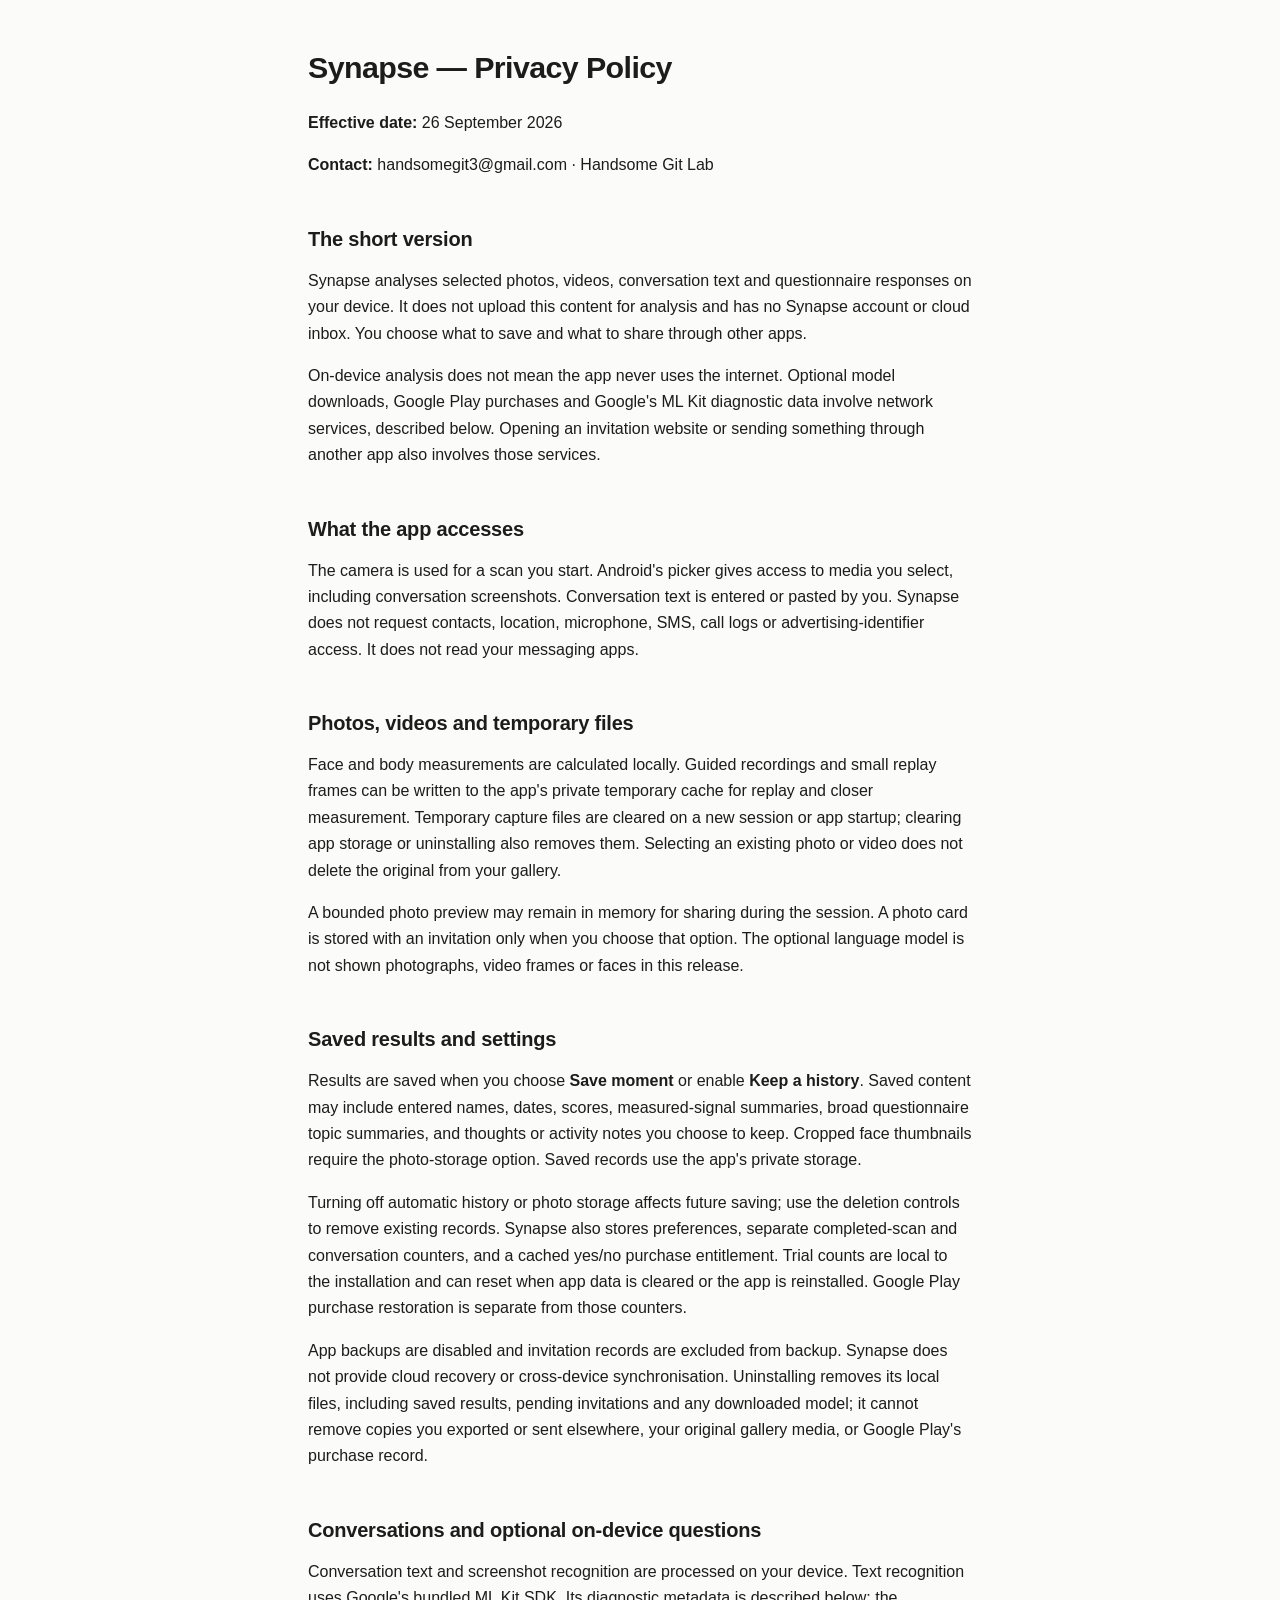
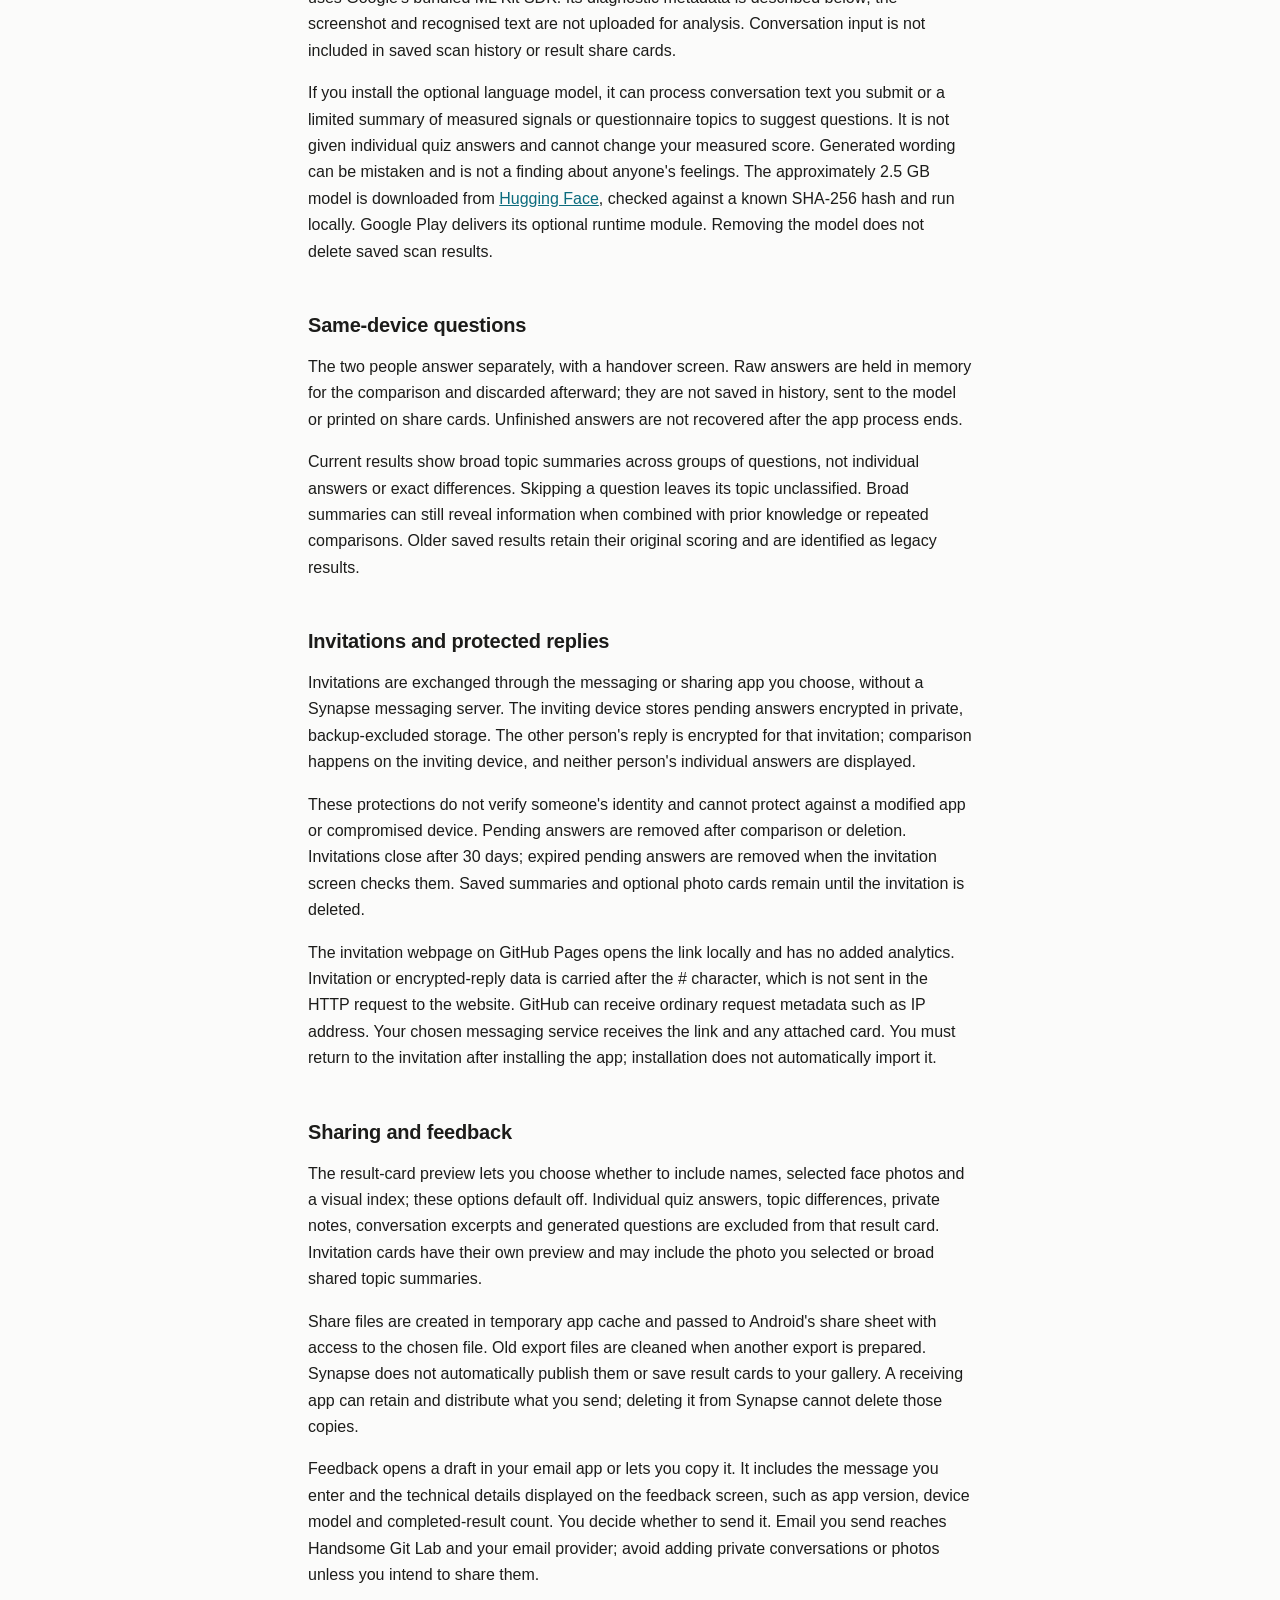
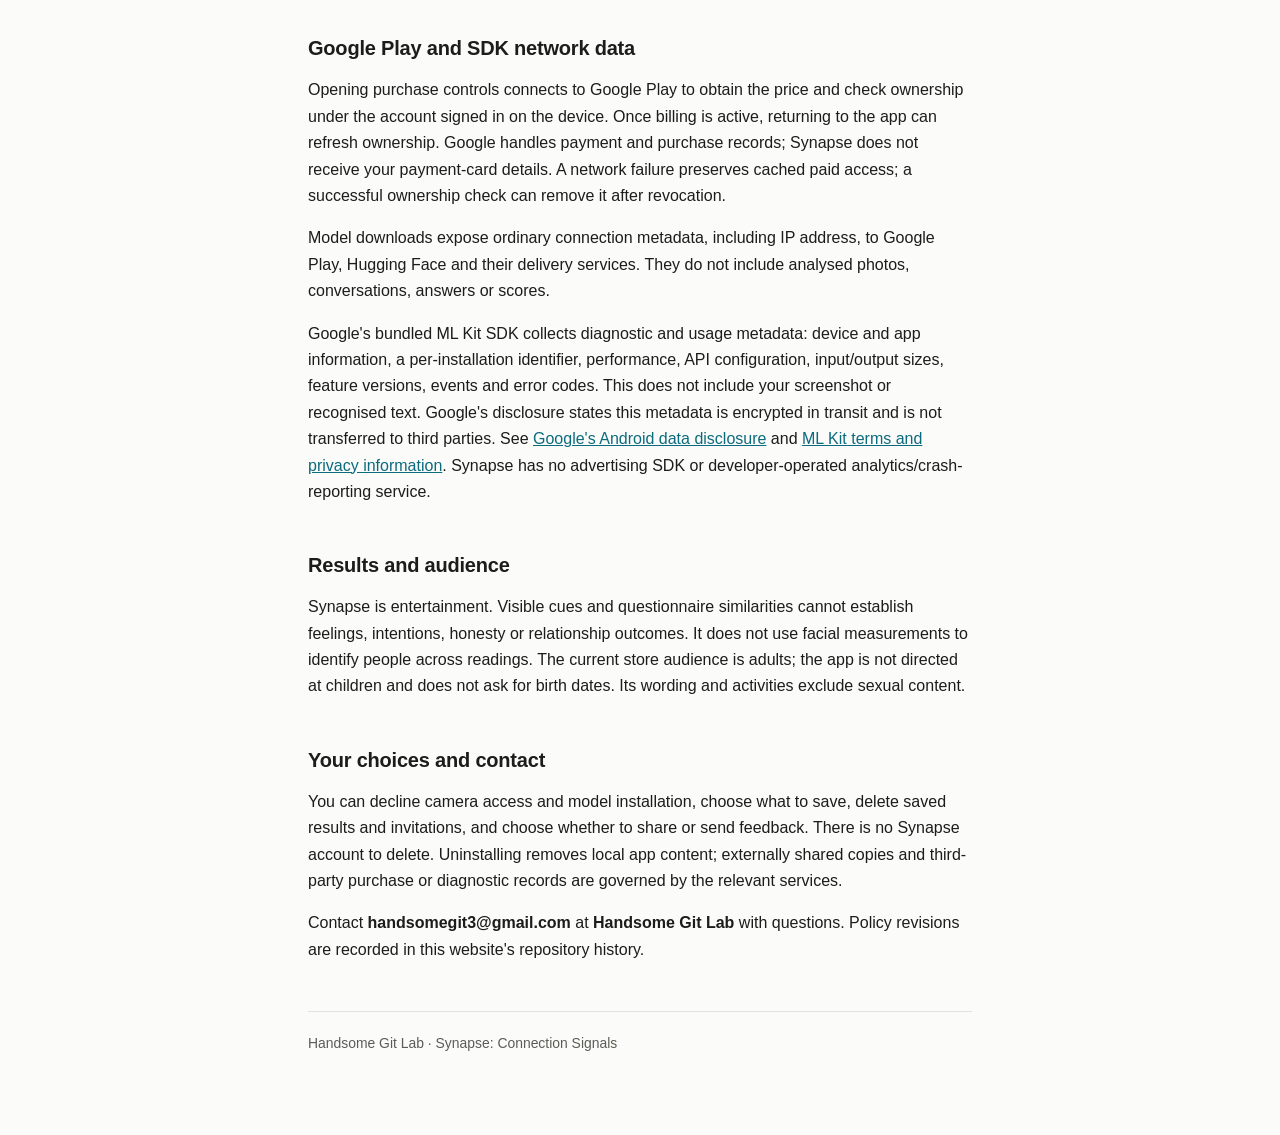
<file: index.html>
<!doctype html>
<html lang="en-AU">
<head>
<meta charset="utf-8">
<meta name="viewport" content="width=device-width, initial-scale=1">
<title>Synapse — Privacy Policy</title>
<meta name="description" content="Privacy policy for Synapse: Connection Signals. Photographs, video and conversations are analysed on your device and are not uploaded.">
<meta name="robots" content="index, follow">
<style>
:root{--bg:#fbfbfa;--fg:#1c1c1a;--muted:#5c5c56;--rule:#e3e2dd;--accent:#0b6b7d;
--code-bg:#f0efeb;--card:#ffffff}
@media (prefers-color-scheme:dark){:root{--bg:#101314;--fg:#e6e6e2;--muted:#a0a099;
--rule:#282c2e;--accent:#5ad6e8;--code-bg:#1a1e20;--card:#161a1b}}
*{box-sizing:border-box}
body{margin:0;background:var(--bg);color:var(--fg);
font:16px/1.65 -apple-system,BlinkMacSystemFont,"Segoe UI",Roboto,Helvetica,Arial,sans-serif;
-webkit-text-size-adjust:100%}
main{max-width:44rem;margin:0 auto;padding:3rem 1.25rem 5rem}
h1{font-size:1.9rem;line-height:1.25;margin:0 0 1.5rem;letter-spacing:-.02em}
h2{font-size:1.25rem;margin:2.75rem 0 .75rem;letter-spacing:-.01em}
h3{font-size:1.05rem;margin:2rem 0 .5rem}
p{margin:0 0 1rem}
a{color:var(--accent)}
hr{border:0;border-top:1px solid var(--rule);margin:2.5rem 0}
ul,ol{margin:0 0 1rem;padding-left:1.35rem}
li{margin:.3rem 0}
code{background:var(--code-bg);padding:.1em .35em;border-radius:4px;
font:.87em/1.4 ui-monospace,SFMono-Regular,Menlo,Consolas,monospace}
.scroll{overflow-x:auto;margin:0 0 1.25rem;border:1px solid var(--rule);border-radius:8px;
background:var(--card)}
table{border-collapse:collapse;width:100%;font-size:.92rem}
th,td{text-align:left;vertical-align:top;padding:.6rem .75rem;
border-bottom:1px solid var(--rule)}
th{font-weight:600}
tbody tr:last-child td{border-bottom:0}
footer{margin-top:3rem;padding-top:1.25rem;border-top:1px solid var(--rule);
color:var(--muted);font-size:.87rem}
</style>
</head>
<body>
<main>
<h1>Synapse — Privacy Policy</h1>
<p><strong>Effective date:</strong> 26 September 2026</p>
<p><strong>Contact:</strong> handsomegit3@gmail.com · Handsome Git Lab</p>
<h2>The short version</h2>
<p>Synapse analyses selected photos, videos, conversation text and questionnaire responses on your device. It does not upload this content for analysis and has no Synapse account or cloud inbox. You choose what to save and what to share through other apps.</p>
<p>On-device analysis does not mean the app never uses the internet. Optional model downloads, Google Play purchases and Google's ML Kit diagnostic data involve network services, described below. Opening an invitation website or sending something through another app also involves those services.</p>
<h2>What the app accesses</h2>
<p>The camera is used for a scan you start. Android's picker gives access to media you select, including conversation screenshots. Conversation text is entered or pasted by you. Synapse does not request contacts, location, microphone, SMS, call logs or advertising-identifier access. It does not read your messaging apps.</p>
<h2>Photos, videos and temporary files</h2>
<p>Face and body measurements are calculated locally. Guided recordings and small replay frames can be written to the app's private temporary cache for replay and closer measurement. Temporary capture files are cleared on a new session or app startup; clearing app storage or uninstalling also removes them. Selecting an existing photo or video does not delete the original from your gallery.</p>
<p>A bounded photo preview may remain in memory for sharing during the session. A photo card is stored with an invitation only when you choose that option. The optional language model is not shown photographs, video frames or faces in this release.</p>
<h2>Saved results and settings</h2>
<p>Results are saved when you choose <strong>Save moment</strong> or enable <strong>Keep a history</strong>. Saved content may include entered names, dates, scores, measured-signal summaries, broad questionnaire topic summaries, and thoughts or activity notes you choose to keep. Cropped face thumbnails require the photo-storage option. Saved records use the app's private storage.</p>
<p>Turning off automatic history or photo storage affects future saving; use the deletion controls to remove existing records. Synapse also stores preferences, separate completed-scan and conversation counters, and a cached yes/no purchase entitlement. Trial counts are local to the installation and can reset when app data is cleared or the app is reinstalled. Google Play purchase restoration is separate from those counters.</p>
<p>App backups are disabled and invitation records are excluded from backup. Synapse does not provide cloud recovery or cross-device synchronisation. Uninstalling removes its local files, including saved results, pending invitations and any downloaded model; it cannot remove copies you exported or sent elsewhere, your original gallery media, or Google Play's purchase record.</p>
<h2>Conversations and optional on-device questions</h2>
<p>Conversation text and screenshot recognition are processed on your device. Text recognition uses Google's bundled ML Kit SDK. Its diagnostic metadata is described below; the screenshot and recognised text are not uploaded for analysis. Conversation input is not included in saved scan history or result share cards.</p>
<p>If you install the optional language model, it can process conversation text you submit or a limited summary of measured signals or questionnaire topics to suggest questions. It is not given individual quiz answers and cannot change your measured score. Generated wording can be mistaken and is not a finding about anyone's feelings. The approximately 2.5 GB model is downloaded from <a href="https://huggingface.co/litert-community/gemma-4-E2B-it-litert-lm">Hugging Face</a>, checked against a known SHA-256 hash and run locally. Google Play delivers its optional runtime module. Removing the model does not delete saved scan results.</p>
<h2>Same-device questions</h2>
<p>The two people answer separately, with a handover screen. Raw answers are held in memory for the comparison and discarded afterward; they are not saved in history, sent to the model or printed on share cards. Unfinished answers are not recovered after the app process ends.</p>
<p>Current results show broad topic summaries across groups of questions, not individual answers or exact differences. Skipping a question leaves its topic unclassified. Broad summaries can still reveal information when combined with prior knowledge or repeated comparisons. Older saved results retain their original scoring and are identified as legacy results.</p>
<h2>Invitations and protected replies</h2>
<p>Invitations are exchanged through the messaging or sharing app you choose, without a Synapse messaging server. The inviting device stores pending answers encrypted in private, backup-excluded storage. The other person's reply is encrypted for that invitation; comparison happens on the inviting device, and neither person's individual answers are displayed.</p>
<p>These protections do not verify someone's identity and cannot protect against a modified app or compromised device. Pending answers are removed after comparison or deletion. Invitations close after 30 days; expired pending answers are removed when the invitation screen checks them. Saved summaries and optional photo cards remain until the invitation is deleted.</p>
<p>The invitation webpage on GitHub Pages opens the link locally and has no added analytics. Invitation or encrypted-reply data is carried after the # character, which is not sent in the HTTP request to the website. GitHub can receive ordinary request metadata such as IP address. Your chosen messaging service receives the link and any attached card. You must return to the invitation after installing the app; installation does not automatically import it.</p>
<h2>Sharing and feedback</h2>
<p>The result-card preview lets you choose whether to include names, selected face photos and a visual index; these options default off. Individual quiz answers, topic differences, private notes, conversation excerpts and generated questions are excluded from that result card. Invitation cards have their own preview and may include the photo you selected or broad shared topic summaries.</p>
<p>Share files are created in temporary app cache and passed to Android's share sheet with access to the chosen file. Old export files are cleaned when another export is prepared. Synapse does not automatically publish them or save result cards to your gallery. A receiving app can retain and distribute what you send; deleting it from Synapse cannot delete those copies.</p>
<p>Feedback opens a draft in your email app or lets you copy it. It includes the message you enter and the technical details displayed on the feedback screen, such as app version, device model and completed-result count. You decide whether to send it. Email you send reaches Handsome Git Lab and your email provider; avoid adding private conversations or photos unless you intend to share them.</p>
<h2>Google Play and SDK network data</h2>
<p>Opening purchase controls connects to Google Play to obtain the price and check ownership under the account signed in on the device. Once billing is active, returning to the app can refresh ownership. Google handles payment and purchase records; Synapse does not receive your payment-card details. A network failure preserves cached paid access; a successful ownership check can remove it after revocation.</p>
<p>Model downloads expose ordinary connection metadata, including IP address, to Google Play, Hugging Face and their delivery services. They do not include analysed photos, conversations, answers or scores.</p>
<p>Google's bundled ML Kit SDK collects diagnostic and usage metadata: device and app information, a per-installation identifier, performance, API configuration, input/output sizes, feature versions, events and error codes. This does not include your screenshot or recognised text. Google's disclosure states this metadata is encrypted in transit and is not transferred to third parties. See <a href="https://developers.google.com/ml-kit/android-data-disclosure">Google's Android data disclosure</a> and <a href="https://developers.google.com/ml-kit/terms">ML Kit terms and privacy information</a>. Synapse has no advertising SDK or developer-operated analytics/crash-reporting service.</p>
<h2>Results and audience</h2>
<p>Synapse is entertainment. Visible cues and questionnaire similarities cannot establish feelings, intentions, honesty or relationship outcomes. It does not use facial measurements to identify people across readings. The current store audience is adults; the app is not directed at children and does not ask for birth dates. Its wording and activities exclude sexual content.</p>
<h2>Your choices and contact</h2>
<p>You can decline camera access and model installation, choose what to save, delete saved results and invitations, and choose whether to share or send feedback. There is no Synapse account to delete. Uninstalling removes local app content; externally shared copies and third-party purchase or diagnostic records are governed by the relevant services.</p>
<p>Contact <strong>handsomegit3@gmail.com</strong> at <strong>Handsome Git Lab</strong> with questions. Policy revisions are recorded in this website's repository history.</p>
<footer>Handsome Git Lab · Synapse: Connection Signals</footer>
</main>
</body>
</html>
</file>
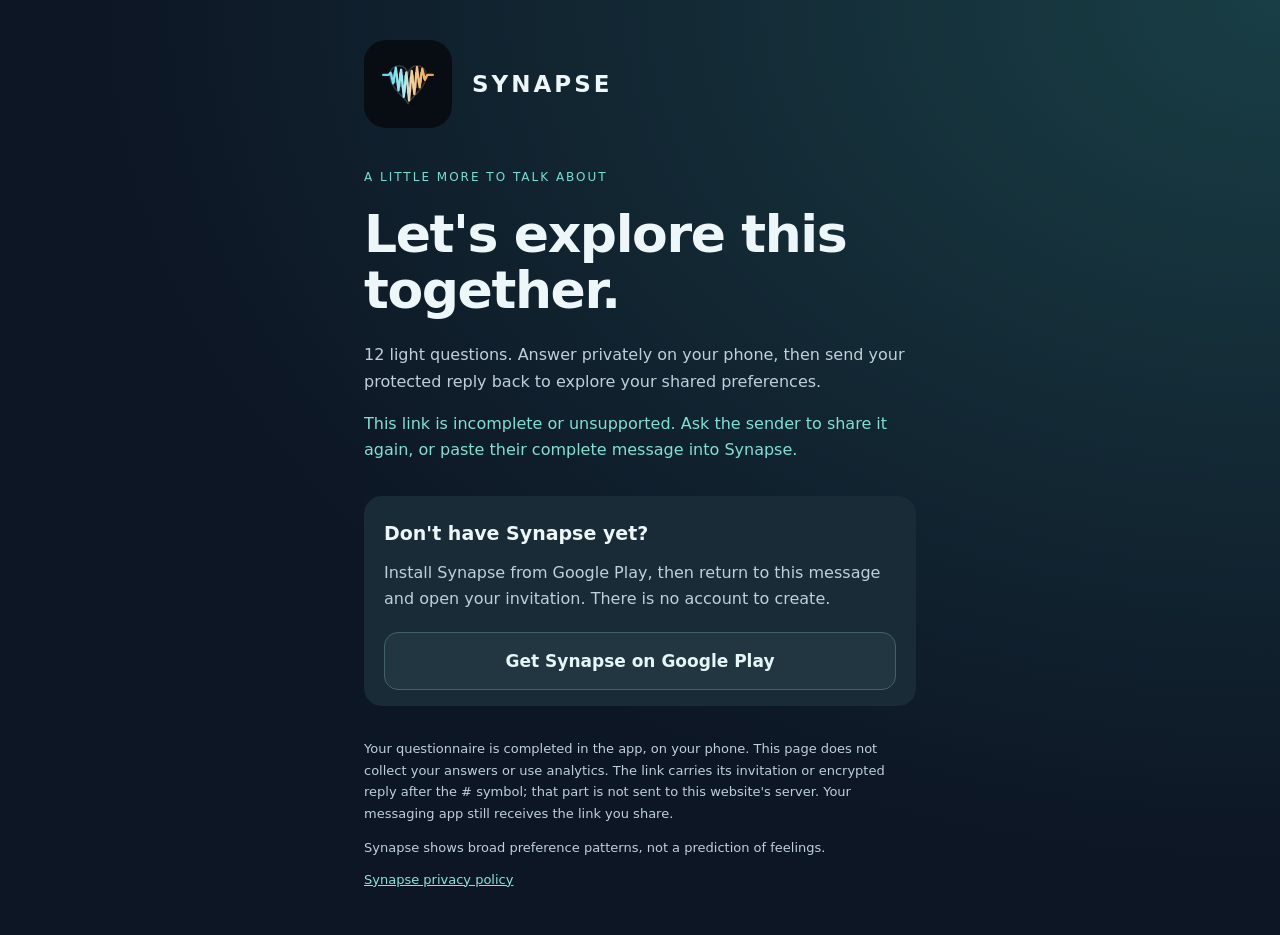
<file: invite.html>
<!doctype html>
<html lang="en">
<head>
  <meta charset="utf-8">
  <meta name="viewport" content="width=device-width,initial-scale=1">
  <meta name="referrer" content="no-referrer">
  <meta http-equiv="Content-Security-Policy" content="default-src 'none'; img-src 'self'; style-src 'self'; script-src 'self'; connect-src 'none'; base-uri 'none'; form-action 'none'">
  <meta name="description" content="A private invitation from Synapse. Answer on your own phone and explore your shared preferences together.">
  <meta property="og:title" content="Explore together with Synapse">
  <meta property="og:description" content="12 light questions. Private answers. A little more to talk about.">
  <meta property="og:type" content="website">
  <title>Your Synapse invitation</title>
  <link rel="stylesheet" href="invite.css">
  <script src="invite.js" defer></script>
</head>
<body>
<main>
  <header><img src="synapse-icon.svg" width="88" height="88" alt="Synapse app icon"><span>SYNAPSE</span></header>
  <p class="eyebrow">A LITTLE MORE TO TALK ABOUT</p>
  <h1 id="title">Let's explore this together.</h1>
  <p id="intro">12 light questions. Answer privately on your phone, then send your protected reply back to explore your shared preferences.</p>
  <p id="status" role="status">Checking your invitation…</p>
  <section id="actions" hidden>
    <a id="open" class="button">Open in Synapse</a>
    <p class="small">The app will let you review this before accepting it. Use invitations only from someone you recognise.</p>
    <details>
      <summary>Using Synapse Dev?</summary>
      <p class="small">For testers with the separate development app installed.</p>
      <a id="open-dev" class="button secondary">Open in Synapse Dev</a>
    </details>
    <details>
      <summary>Having trouble opening the app?</summary>
      <p>Copy the invitation, then open Synapse → Invitations → Import. You can also save its protected file and import that.</p>
      <button id="copy" class="button secondary" type="button">Copy invitation</button>
      <a id="download" class="text-link" download="synapse-invitation.synapse">Save protected file</a>
      <textarea id="manual" readonly hidden aria-label="Invitation code to copy"></textarea>
    </details>
  </section>
  <section class="note">
    <h2>Don't have Synapse yet?</h2>
    <p>Install Synapse from Google Play, then return to this message and open your invitation. There is no account to create.</p>
    <a class="button secondary" href="https://play.google.com/store/apps/details?id=com.synapseapp.synapse" rel="noreferrer">Get Synapse on Google Play</a>
  </section>
  <footer>
    <p>Your questionnaire is completed in the app, on your phone. This page does not collect your answers or use analytics. The link carries its invitation or encrypted reply after the # symbol; that part is not sent to this website's server. Your messaging app still receives the link you share.</p>
    <p>Synapse shows broad preference patterns, not a prediction of feelings.</p>
    <a href="./" rel="noreferrer">Synapse privacy policy</a>
  </footer>
  <noscript>This page needs JavaScript to open the invitation locally. You can instead copy the complete link into Synapse → Invitations → Import.</noscript>
</main>
</body>
</html>
</file>
<file: invite.css>
:root { color-scheme:dark; font-family:system-ui,-apple-system,sans-serif; color:#edf6f8; background:#0d1625 }
* { box-sizing:border-box }
body { margin:0; background:radial-gradient(ellipse at top right,#193e45,transparent 65%); min-height:100vh }
main { max-width:600px; padding:40px 24px 48px; margin:auto }
header { display:flex; align-items:center; gap:20px; font-weight:700; font-size:23px; letter-spacing:3px }
header img { border-radius:22px }
.eyebrow { margin-top:40px; font-size:12px; letter-spacing:2px; color:#75ded2 }
h1 { font-size:clamp(36px,8vw,52px); line-height:1.08; letter-spacing:-1.4px; margin:18px 0 24px }
p { line-height:1.65; color:#bfd0da }
#status { color:#80e0d3 }
.button { display:block; width:100%; text-align:center; border:0; border-radius:14px; background:#79e2d2; color:#0b262c; padding:18px; margin:20px 0 12px; font:600 17px system-ui; text-decoration:none; cursor:pointer }
.secondary { background:#213641; color:#e5f6f6; border:1px solid #43616d }
a { color:#88e6dc; overflow-wrap:anywhere }
.text-link { display:block; padding:14px 0 }
.small,footer { font-size:13px }
details { margin:22px 0; padding-top:20px; border-top:1px solid #334752 }
summary { cursor:pointer; padding:8px 0; font-weight:600 }
.note { margin:32px 0; border-radius:18px; padding:4px 20px; background:#182b36 }
h2 { font-size:19px; margin-top:22px }
textarea { width:100%; min-height:140px; font:14px monospace; color:#edf6f8; background:#13232d; padding:12px }
:focus-visible { outline:3px solid #ffc58a; outline-offset:4px }
[hidden] { display:none!important }
</file>
